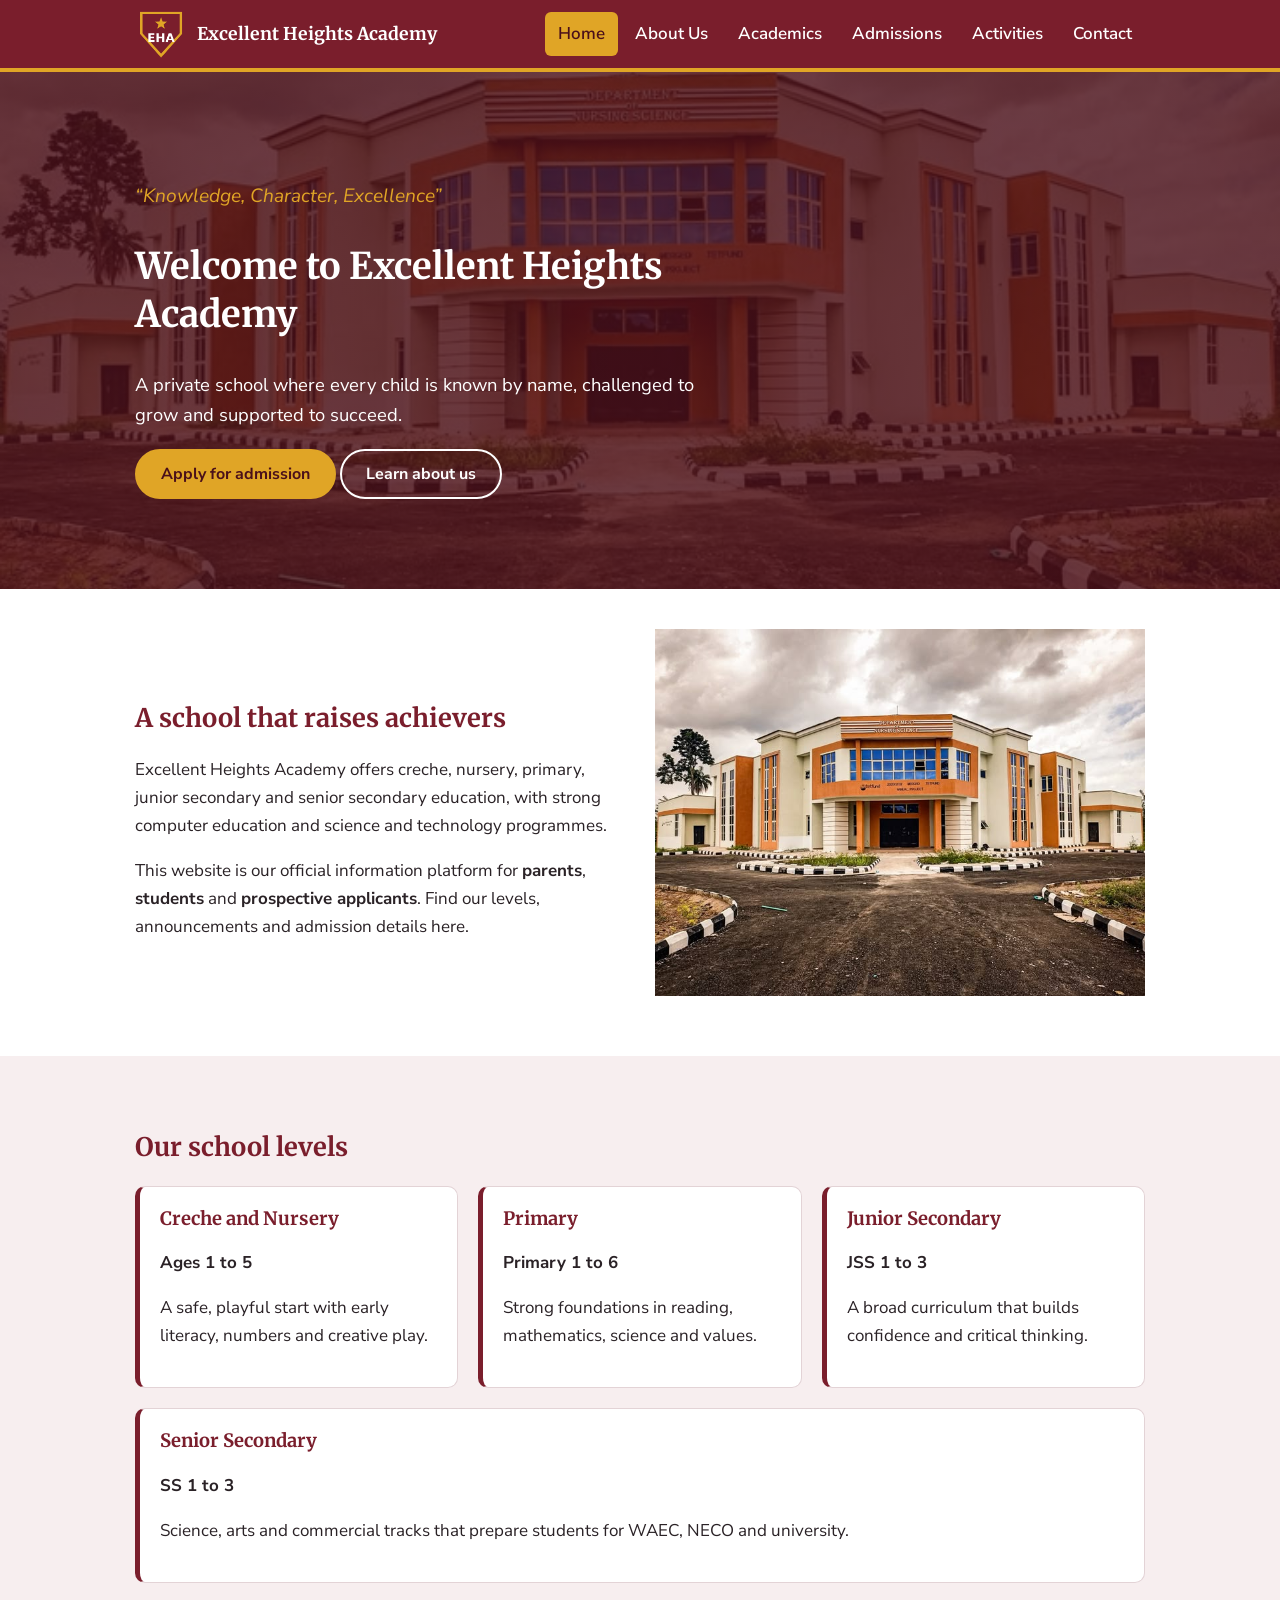
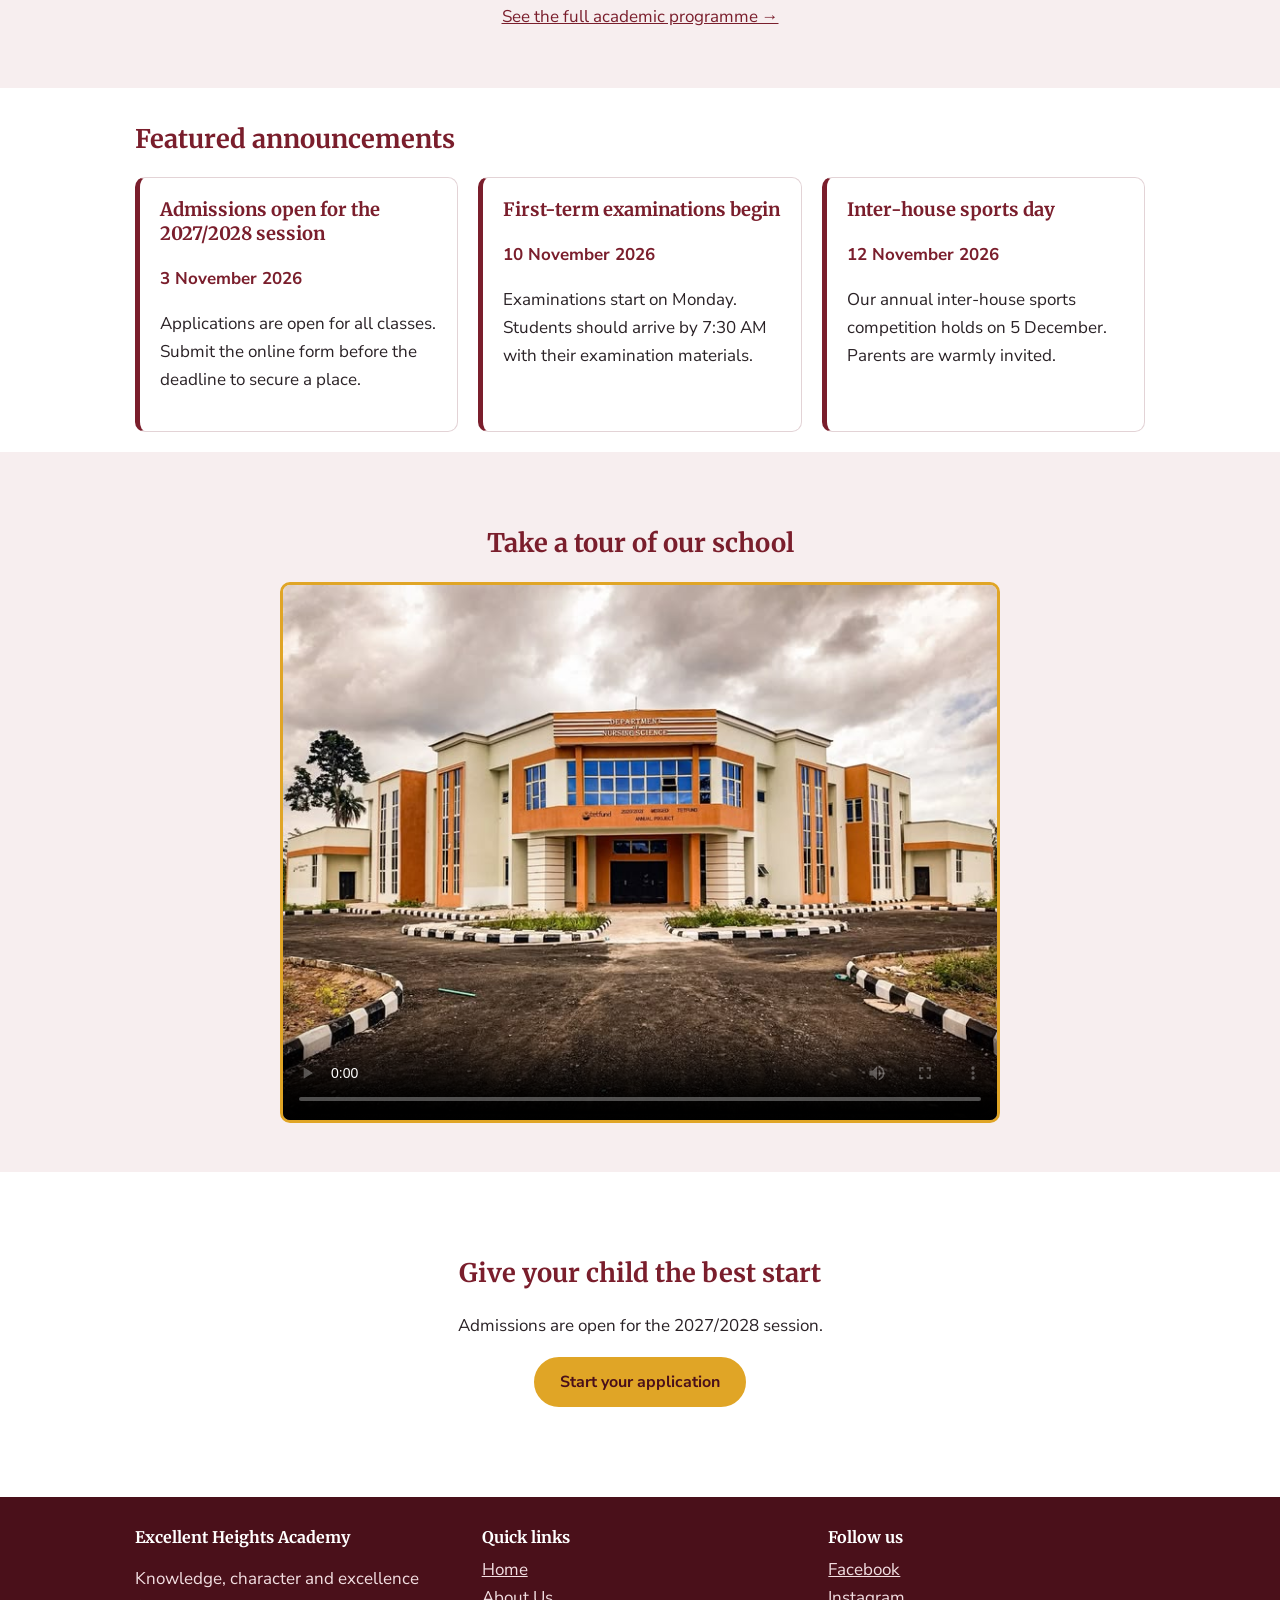
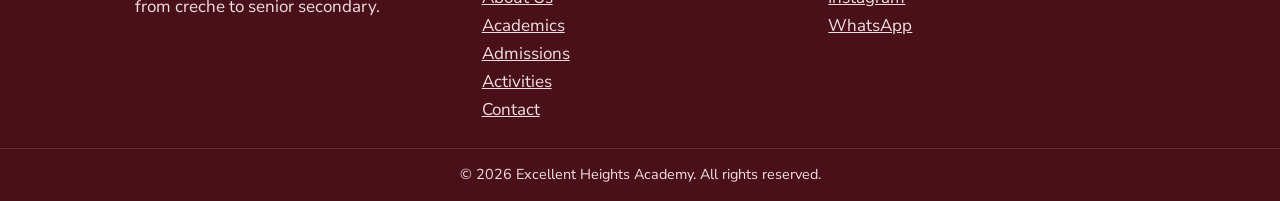
<file: index.html>
<!DOCTYPE html>
<!-- Home | Excellent Heights Academy -->
<html lang="en">
<head>
<meta charset="UTF-8">
<meta name="viewport" content="width=device-width, initial-scale=1.0">
<meta name="description" content="Excellent Heights Academy: a private school offering creche to senior secondary education.">
<title>Home | Excellent Heights Academy</title>
<link rel="icon" href="images/favicon.png">
<link rel="preconnect" href="https://fonts.googleapis.com">
<link href="https://fonts.googleapis.com/css2?family=Merriweather:wght@400;700&family=Nunito+Sans:wght@400;600;700&display=swap" rel="stylesheet">
<link rel="stylesheet" href="css/style.css">
</head>
<body>
<!-- Header and navigation (same on every page) -->
<header class="site-header">
<div class="container bar">
<a href="index.html" class="brand"><img src="images/logo.png" alt="Excellent Heights Academy crest" width="52" height="52"><span>Excellent Heights Academy</span></a>
<nav aria-label="Main navigation"><ul class="menu"><li><a href="index.html" class="active" aria-current="page">Home</a></li><li><a href="about.html">About Us</a></li><li><a href="academics.html">Academics</a></li><li><a href="admission.html">Admissions</a></li><li><a href="activities.html">Activities</a></li><li><a href="contact.html">Contact</a></li></ul></nav>
</div>
</header>
<main>
<section id="hero"><div class="container">
<p class="motto"><em>&ldquo;Knowledge, Character, Excellence&rdquo;</em></p>
<h1>Welcome to Excellent Heights Academy</h1>
<p>A private school where every child is known by name, challenged to grow and supported to succeed.</p>
<a class="btn" href="admission.html">Apply for admission</a> <a class="btn btn-light" href="about.html">Learn about us</a>
</div></section>
<section class="container intro"><div><h2>A school that raises achievers</h2>
<p>Excellent Heights Academy offers creche, nursery, primary, junior secondary and senior secondary education, with strong computer education and science and technology programmes.</p>
<p>This website is our official information platform for <strong>parents</strong>, <strong>students</strong> and <strong>prospective applicants</strong>. Find our levels, announcements and admission details here.</p></div>
<img src="images/school.jpg" alt="Illustration of the Excellent Heights Academy school building" width="450" height="270"></section>
<section class="band"><div class="container"><h2>Our school levels</h2><div class="cards"><article class="card"><h3>Creche and Nursery</h3><p><strong>Ages 1 to 5</strong></p><p>A safe, playful start with early literacy, numbers and creative play.</p></article><article class="card"><h3>Primary</h3><p><strong>Primary 1 to 6</strong></p><p>Strong foundations in reading, mathematics, science and values.</p></article><article class="card"><h3>Junior Secondary</h3><p><strong>JSS 1 to 3</strong></p><p>A broad curriculum that builds confidence and critical thinking.</p></article><article class="card"><h3>Senior Secondary</h3><p><strong>SS 1 to 3</strong></p><p>Science, arts and commercial tracks that prepare students for WAEC, NECO and university.</p></article></div>
<p class="center"><a href="academics.html">See the full academic programme &rarr;</a></p></div></section>
<section class="container"><h2>Featured announcements</h2><div id="announcements" class="cards"><article class="card"><h3>Admissions open for the 2027/2028 session</h3><p class="date"><time datetime="2026-11-03">3 November 2026</time></p><p>Applications are open for all classes. Submit the online form before the deadline to secure a place.</p></article><article class="card"><h3>First-term examinations begin</h3><p class="date"><time datetime="2026-11-10">10 November 2026</time></p><p>Examinations start on Monday. Students should arrive by 7:30 AM with their examination materials.</p></article><article class="card"><h3>Inter-house sports day</h3><p class="date"><time datetime="2026-11-12">12 November 2026</time></p><p>Our annual inter-house sports competition holds on 5 December. Parents are warmly invited.</p></article></div></section>
<section class="band"><div class="container narrow center"><h2>Take a tour of our school</h2>
<video controls preload="metadata" poster="images/school.jpg" width="100%"><source src="videos/school-tour.mp4" type="video/mp4">Your browser does not support the video tag.</video></div></section>
<section class="container cta"><h2>Give your child the best start</h2><p>Admissions are open for the 2027/2028 session.</p><a class="btn" href="admission.html">Start your application</a></section>
</main>
<footer class="site-footer">
<div class="container foot">
<div><h5>Excellent Heights Academy</h5><p>Knowledge, character and excellence from creche to senior secondary.</p></div>
<div><h6>Quick links</h6><ul><li><a href="index.html">Home</a></li><li><a href="about.html">About Us</a></li><li><a href="academics.html">Academics</a></li><li><a href="admission.html">Admissions</a></li><li><a href="activities.html">Activities</a></li><li><a href="contact.html">Contact</a></li></ul></div>
<div><h6>Follow us</h6><ul><li><a href="https://www.facebook.com" target="_blank" rel="noopener">Facebook</a></li><li><a href="https://www.instagram.com" target="_blank" rel="noopener">Instagram</a></li><li><a href="https://wa.me/2348000000001" target="_blank" rel="noopener">WhatsApp</a></li></ul></div>
</div>
<p class="copy">&copy; 2026 Excellent Heights Academy. All rights reserved.</p>
</footer>
</body>
</html>
</file>
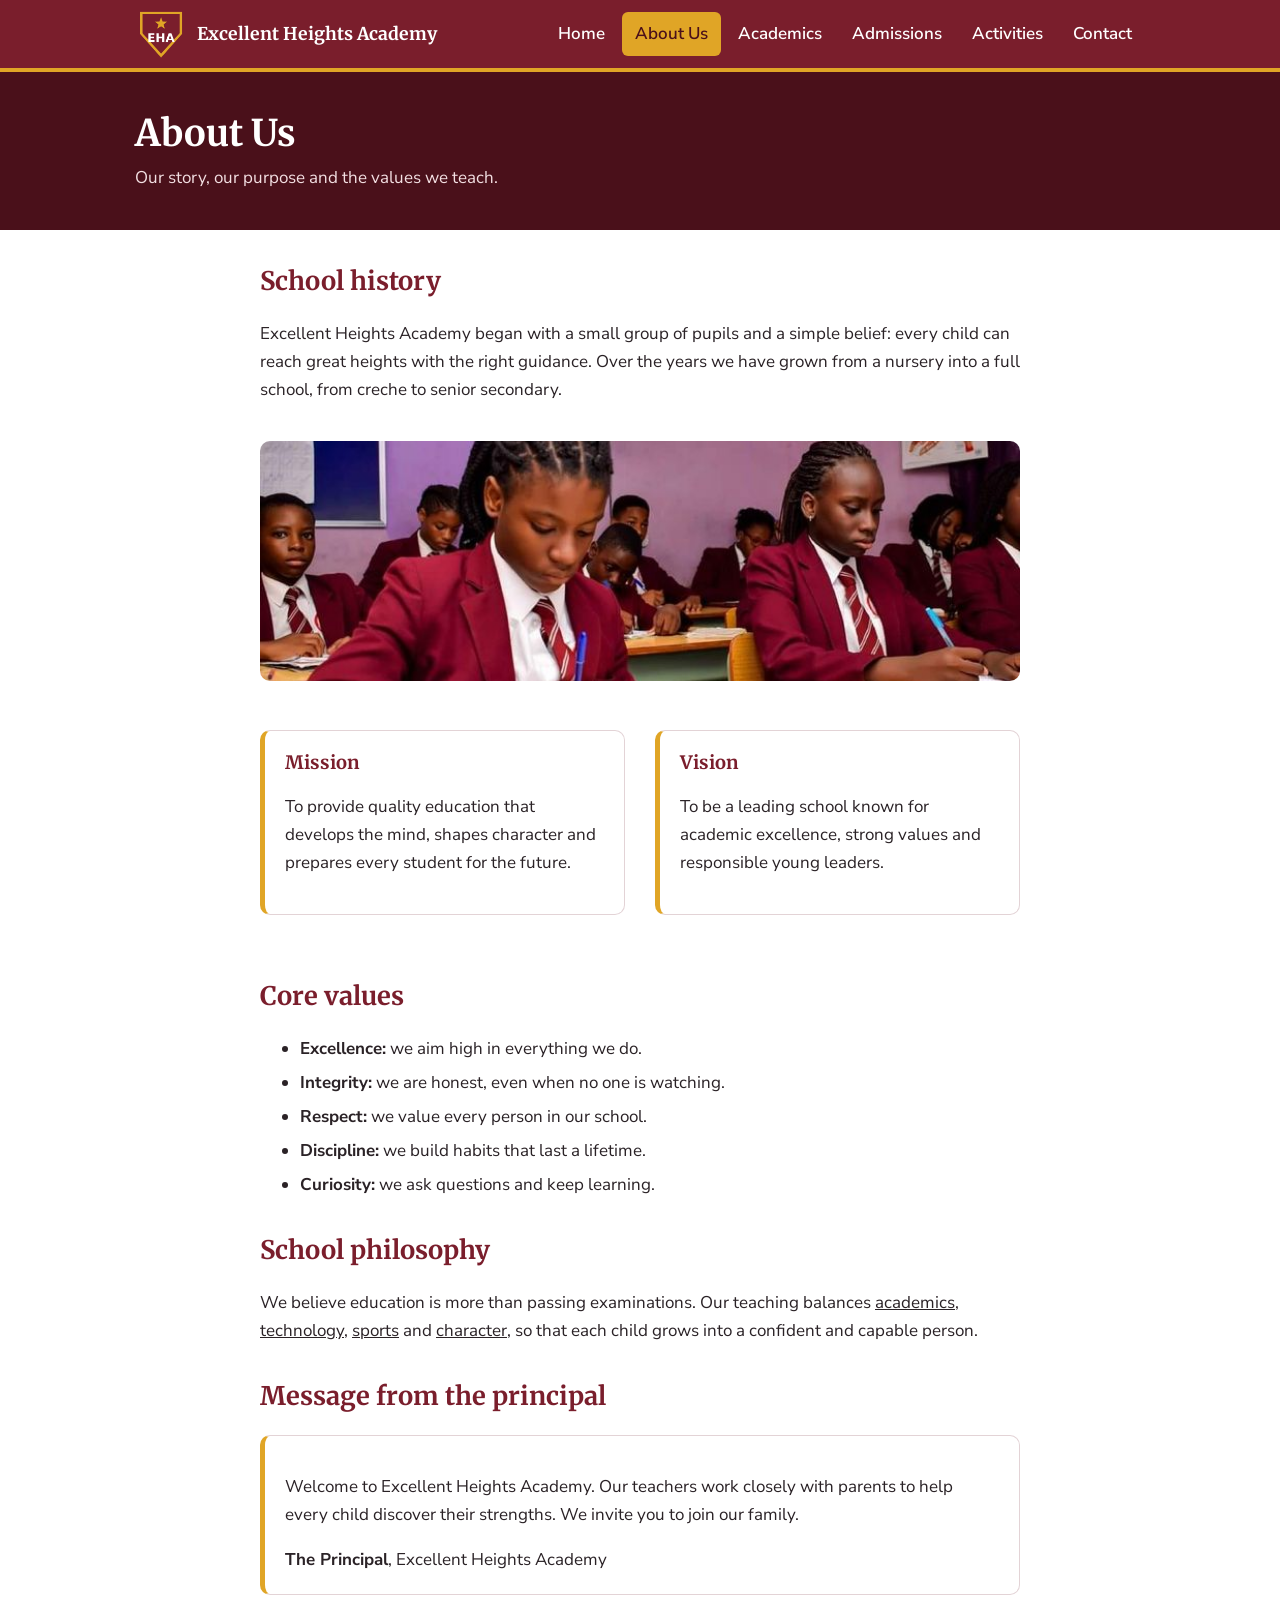
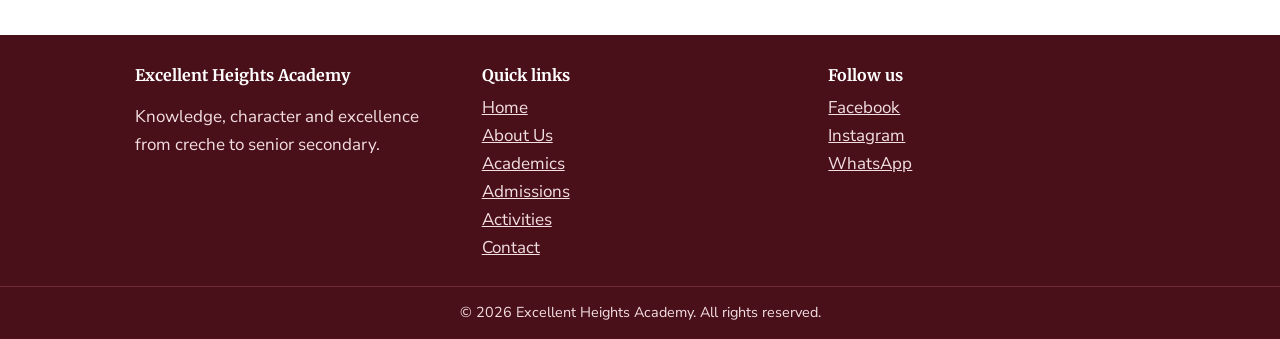
<file: about.html>
<!DOCTYPE html>
<!-- About Us | Excellent Heights Academy -->
<html lang="en">
<head>
<meta charset="UTF-8">
<meta name="viewport" content="width=device-width, initial-scale=1.0">
<meta name="description" content="History, mission, vision, values and principal message of Excellent Heights Academy.">
<title>About Us | Excellent Heights Academy</title>
<link rel="icon" href="images/favicon.png">
<link rel="preconnect" href="https://fonts.googleapis.com">
<link href="https://fonts.googleapis.com/css2?family=Merriweather:wght@400;700&family=Nunito+Sans:wght@400;600;700&display=swap" rel="stylesheet">
<link rel="stylesheet" href="css/style.css">
</head>
<body>
<!-- Header and navigation (same on every page) -->
<header class="site-header">
<div class="container bar">
<a href="index.html" class="brand"><img src="images/logo.png" alt="Excellent Heights Academy crest" width="52" height="52"><span>Excellent Heights Academy</span></a>
<nav aria-label="Main navigation"><ul class="menu"><li><a href="index.html">Home</a></li><li><a href="about.html" class="active" aria-current="page">About Us</a></li><li><a href="academics.html">Academics</a></li><li><a href="admission.html">Admissions</a></li><li><a href="activities.html">Activities</a></li><li><a href="contact.html">Contact</a></li></ul></nav>
</div>
</header>
<main>
<section class="page-title"><div class="container"><h1>About Us</h1><p>Our story, our purpose and the values we teach.</p></div></section>
<section class="container narrow"><h2>School history</h2>
<p>Excellent Heights Academy began with a small group of pupils and a simple belief: every child can reach great heights with the right guidance. Over the years we have grown from a nursery into a full school, from creche to senior secondary.</p>
<img class="wide" src="images/classroom.jpg" alt="Illustration of a classroom with a board and rows of desks" width="900" height="260">
<div class="two"><article class="panel"><h3>Mission</h3><p>To provide quality education that develops the mind, shapes character and prepares every student for the future.</p></article>
<article class="panel"><h3>Vision</h3><p>To be a leading school known for academic excellence, strong values and responsible young leaders.</p></article></div>
<h2>Core values</h2>
<ul class="values"><li><strong>Excellence:</strong> we aim high in everything we do.</li><li><strong>Integrity:</strong> we are honest, even when no one is watching.</li><li><strong>Respect:</strong> we value every person in our school.</li><li><strong>Discipline:</strong> we build habits that last a lifetime.</li><li><strong>Curiosity:</strong> we ask questions and keep learning.</li></ul>
<h2>School philosophy</h2>
<p>We believe education is more than passing examinations. Our teaching balances <u>academics</u>, <u>technology</u>, <u>sports</u> and <u>character</u>, so that each child grows into a confident and capable person.</p>
<h2>Message from the principal</h2>
<blockquote class="panel"><p>Welcome to Excellent Heights Academy. Our teachers work closely with parents to help every child discover their strengths. We invite you to join our family.</p><footer><strong>The Principal</strong>, Excellent Heights Academy</footer></blockquote>
</section>
</main>
<footer class="site-footer">
<div class="container foot">
<div><h5>Excellent Heights Academy</h5><p>Knowledge, character and excellence from creche to senior secondary.</p></div>
<div><h6>Quick links</h6><ul><li><a href="index.html">Home</a></li><li><a href="about.html">About Us</a></li><li><a href="academics.html">Academics</a></li><li><a href="admission.html">Admissions</a></li><li><a href="activities.html">Activities</a></li><li><a href="contact.html">Contact</a></li></ul></div>
<div><h6>Follow us</h6><ul><li><a href="https://www.facebook.com" target="_blank" rel="noopener">Facebook</a></li><li><a href="https://www.instagram.com" target="_blank" rel="noopener">Instagram</a></li><li><a href="https://wa.me/2348000000001" target="_blank" rel="noopener">WhatsApp</a></li></ul></div>
</div>
<p class="copy">&copy; 2026 Excellent Heights Academy. All rights reserved.</p>
</footer>
</body>
</html>
</file>
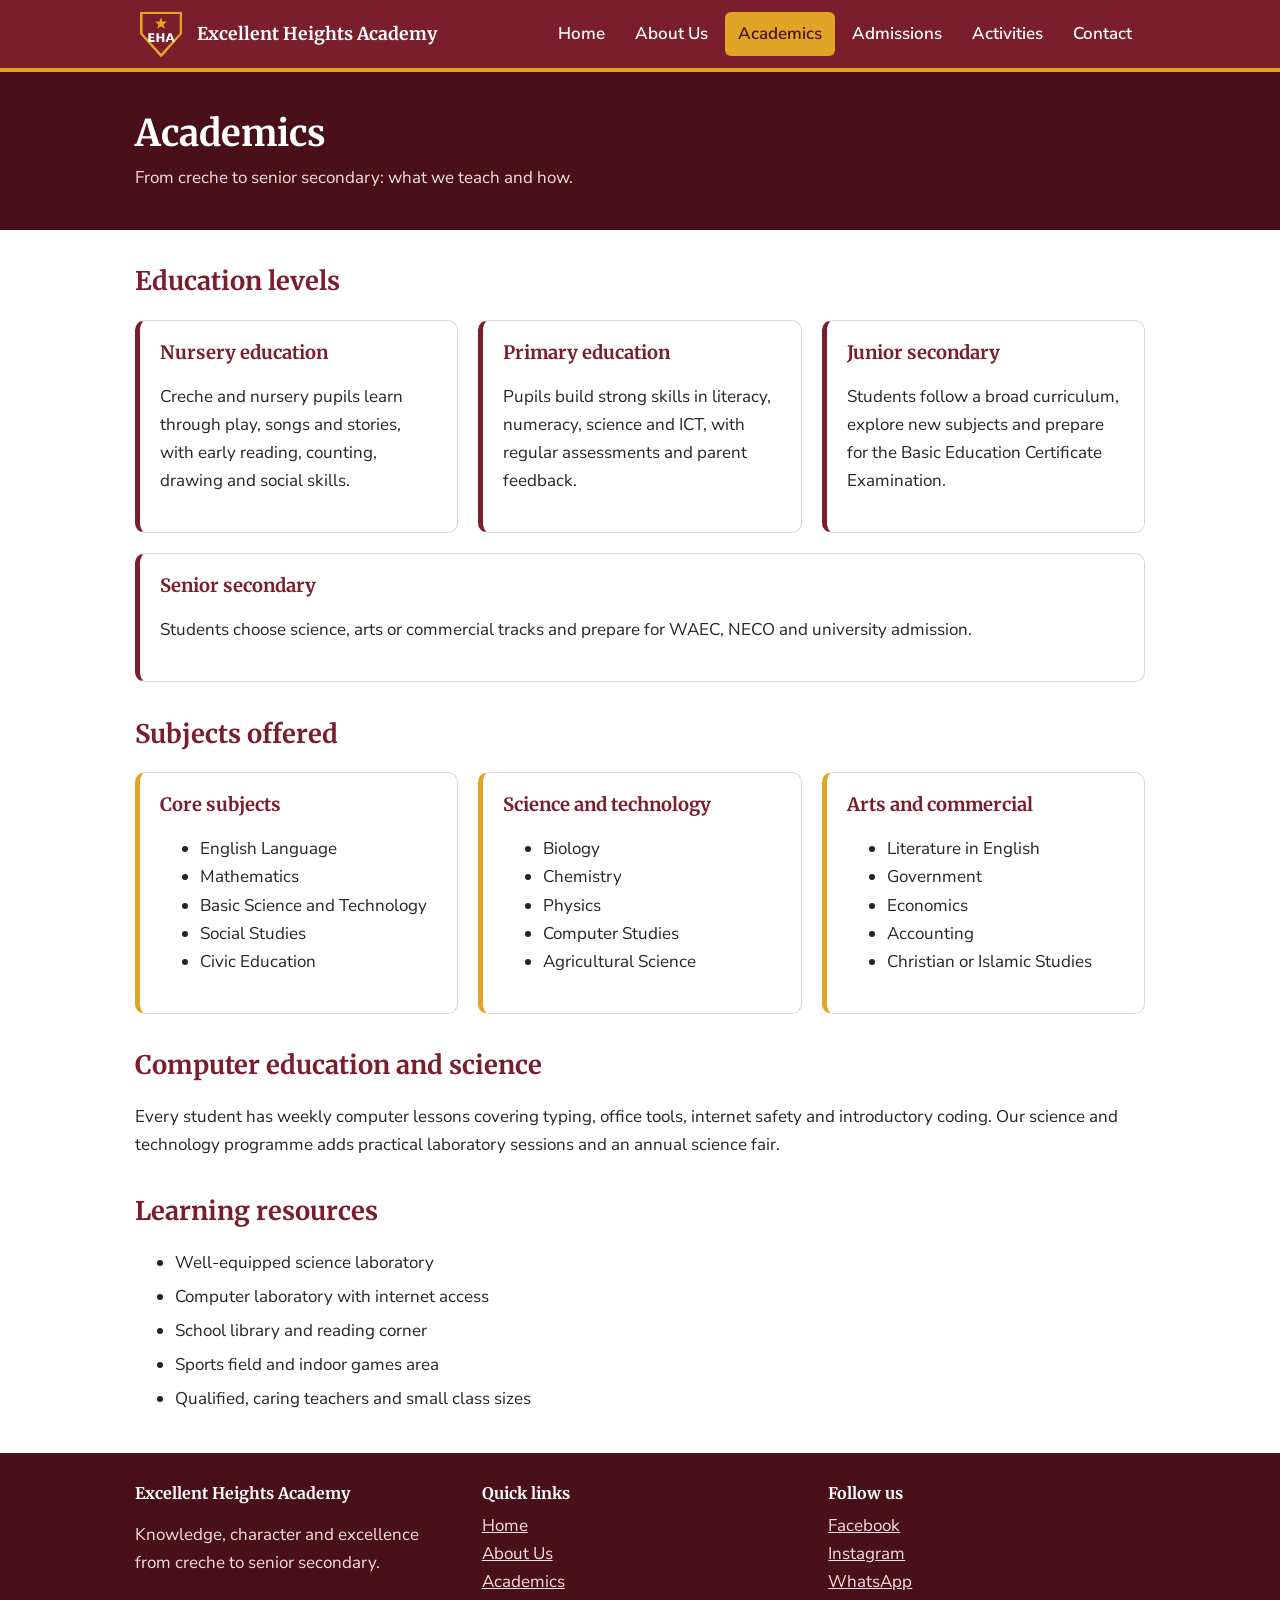
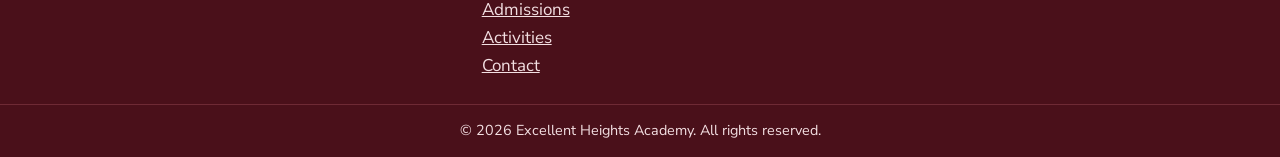
<file: academics.html>
<!DOCTYPE html>
<!-- Academics | Excellent Heights Academy -->
<html lang="en">
<head>
<meta charset="UTF-8">
<meta name="viewport" content="width=device-width, initial-scale=1.0">
<meta name="description" content="Education levels, subjects and learning resources at Excellent Heights Academy.">
<title>Academics | Excellent Heights Academy</title>
<link rel="icon" href="images/favicon.png">
<link rel="preconnect" href="https://fonts.googleapis.com">
<link href="https://fonts.googleapis.com/css2?family=Merriweather:wght@400;700&family=Nunito+Sans:wght@400;600;700&display=swap" rel="stylesheet">
<link rel="stylesheet" href="css/style.css">
</head>
<body>
<!-- Header and navigation (same on every page) -->
<header class="site-header">
<div class="container bar">
<a href="index.html" class="brand"><img src="images/logo.png" alt="Excellent Heights Academy crest" width="52" height="52"><span>Excellent Heights Academy</span></a>
<nav aria-label="Main navigation"><ul class="menu"><li><a href="index.html">Home</a></li><li><a href="about.html">About Us</a></li><li><a href="academics.html" class="active" aria-current="page">Academics</a></li><li><a href="admission.html">Admissions</a></li><li><a href="activities.html">Activities</a></li><li><a href="contact.html">Contact</a></li></ul></nav>
</div>
</header>
<main>
<section class="page-title"><div class="container"><h1>Academics</h1><p>From creche to senior secondary: what we teach and how.</p></div></section>
<section class="container"><h2>Education levels</h2>
<div class="cards">
<article class="card"><h3>Nursery education</h3><p>Creche and nursery pupils learn through play, songs and stories, with early reading, counting, drawing and social skills.</p></article>
<article class="card"><h3>Primary education</h3><p>Pupils build strong skills in literacy, numeracy, science and ICT, with regular assessments and parent feedback.</p></article>
<article class="card"><h3>Junior secondary</h3><p>Students follow a broad curriculum, explore new subjects and prepare for the Basic Education Certificate Examination.</p></article>
<article class="card"><h3>Senior secondary</h3><p>Students choose science, arts or commercial tracks and prepare for WAEC, NECO and university admission.</p></article></div>
<h2>Subjects offered</h2><div class="cards"><article class="panel"><h3>Core subjects</h3><ul><li>English Language</li><li>Mathematics</li><li>Basic Science and Technology</li><li>Social Studies</li><li>Civic Education</li></ul></article><article class="panel"><h3>Science and technology</h3><ul><li>Biology</li><li>Chemistry</li><li>Physics</li><li>Computer Studies</li><li>Agricultural Science</li></ul></article><article class="panel"><h3>Arts and commercial</h3><ul><li>Literature in English</li><li>Government</li><li>Economics</li><li>Accounting</li><li>Christian or Islamic Studies</li></ul></article></div>
<h2>Computer education and science</h2>
<p>Every student has weekly computer lessons covering typing, office tools, internet safety and introductory coding. Our science and technology programme adds practical laboratory sessions and an annual science fair.</p>
<h2>Learning resources</h2>
<ul class="values"><li>Well-equipped science laboratory</li><li>Computer laboratory with internet access</li><li>School library and reading corner</li><li>Sports field and indoor games area</li><li>Qualified, caring teachers and small class sizes</li></ul></section>
</main>
<footer class="site-footer">
<div class="container foot">
<div><h5>Excellent Heights Academy</h5><p>Knowledge, character and excellence from creche to senior secondary.</p></div>
<div><h6>Quick links</h6><ul><li><a href="index.html">Home</a></li><li><a href="about.html">About Us</a></li><li><a href="academics.html">Academics</a></li><li><a href="admission.html">Admissions</a></li><li><a href="activities.html">Activities</a></li><li><a href="contact.html">Contact</a></li></ul></div>
<div><h6>Follow us</h6><ul><li><a href="https://www.facebook.com" target="_blank" rel="noopener">Facebook</a></li><li><a href="https://www.instagram.com" target="_blank" rel="noopener">Instagram</a></li><li><a href="https://wa.me/2348000000001" target="_blank" rel="noopener">WhatsApp</a></li></ul></div>
</div>
<p class="copy">&copy; 2026 Excellent Heights Academy. All rights reserved.</p>
</footer>
</body>
</html>
</file>
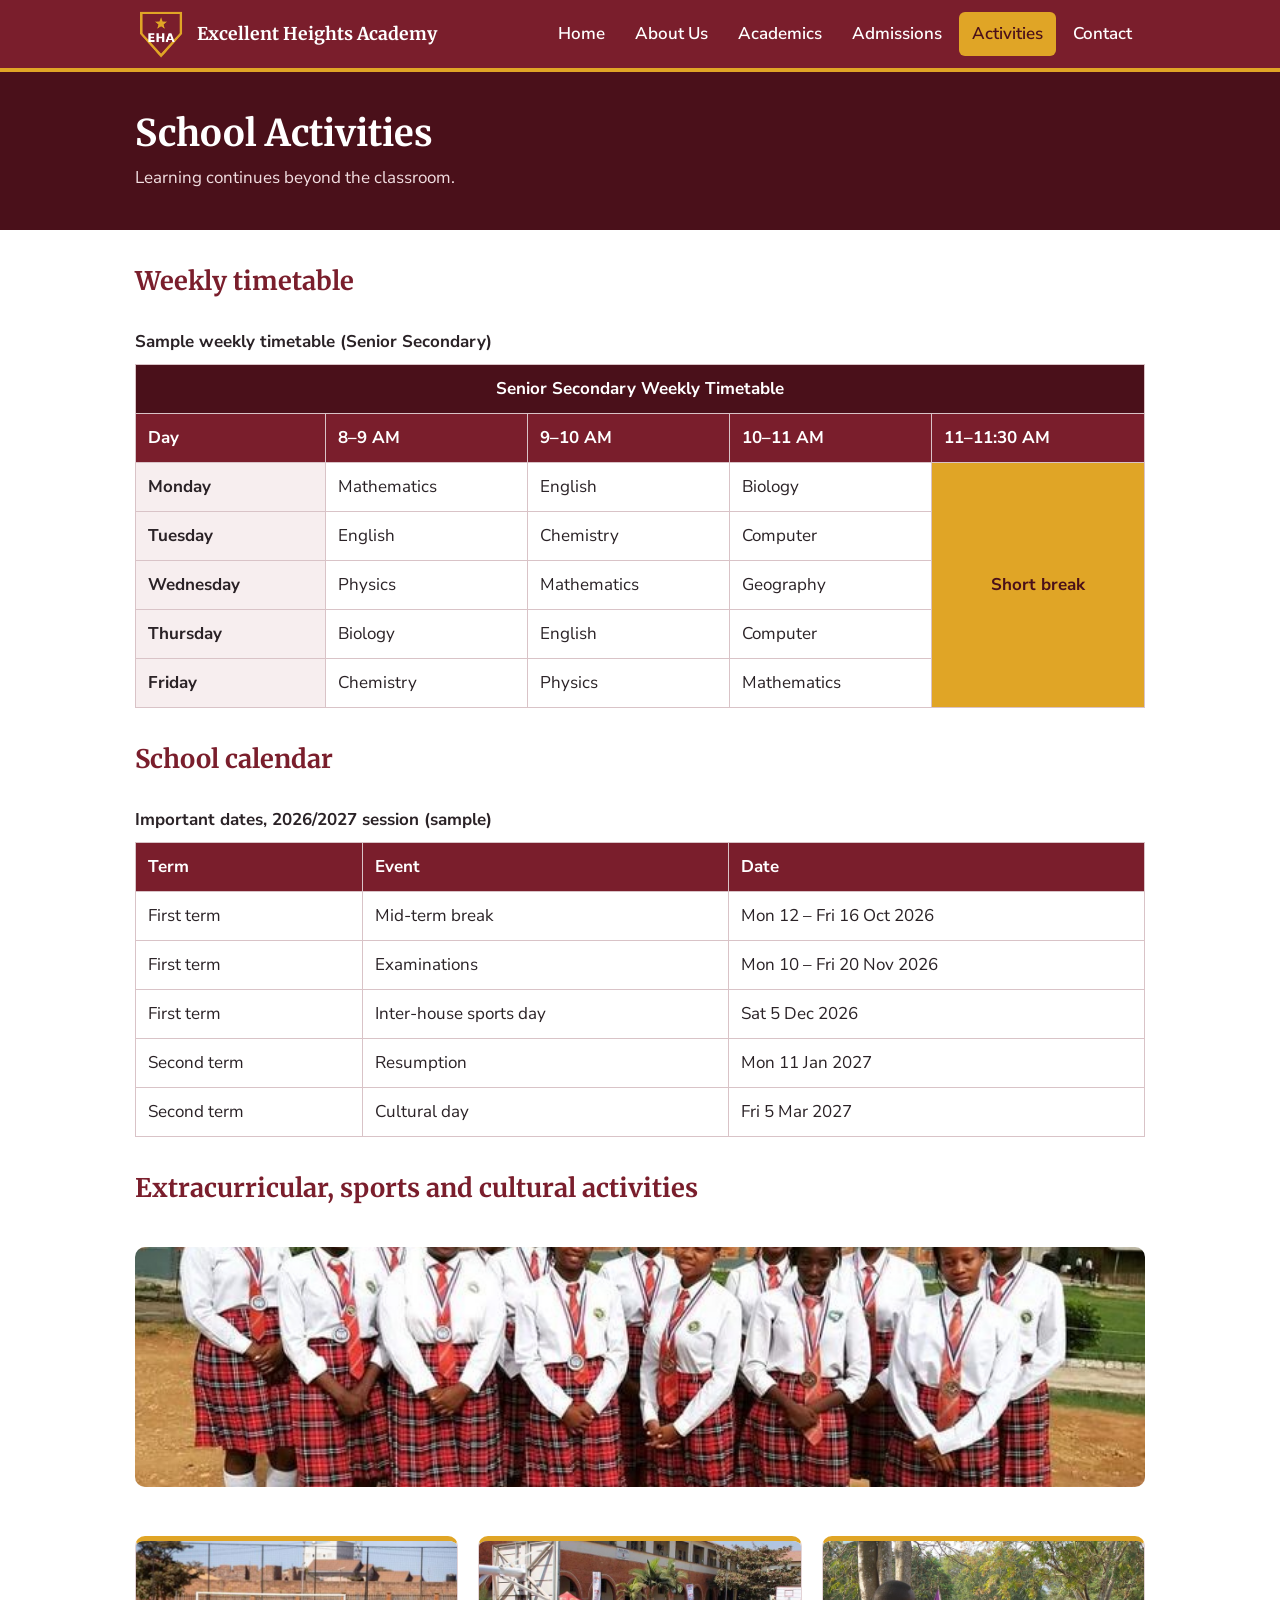
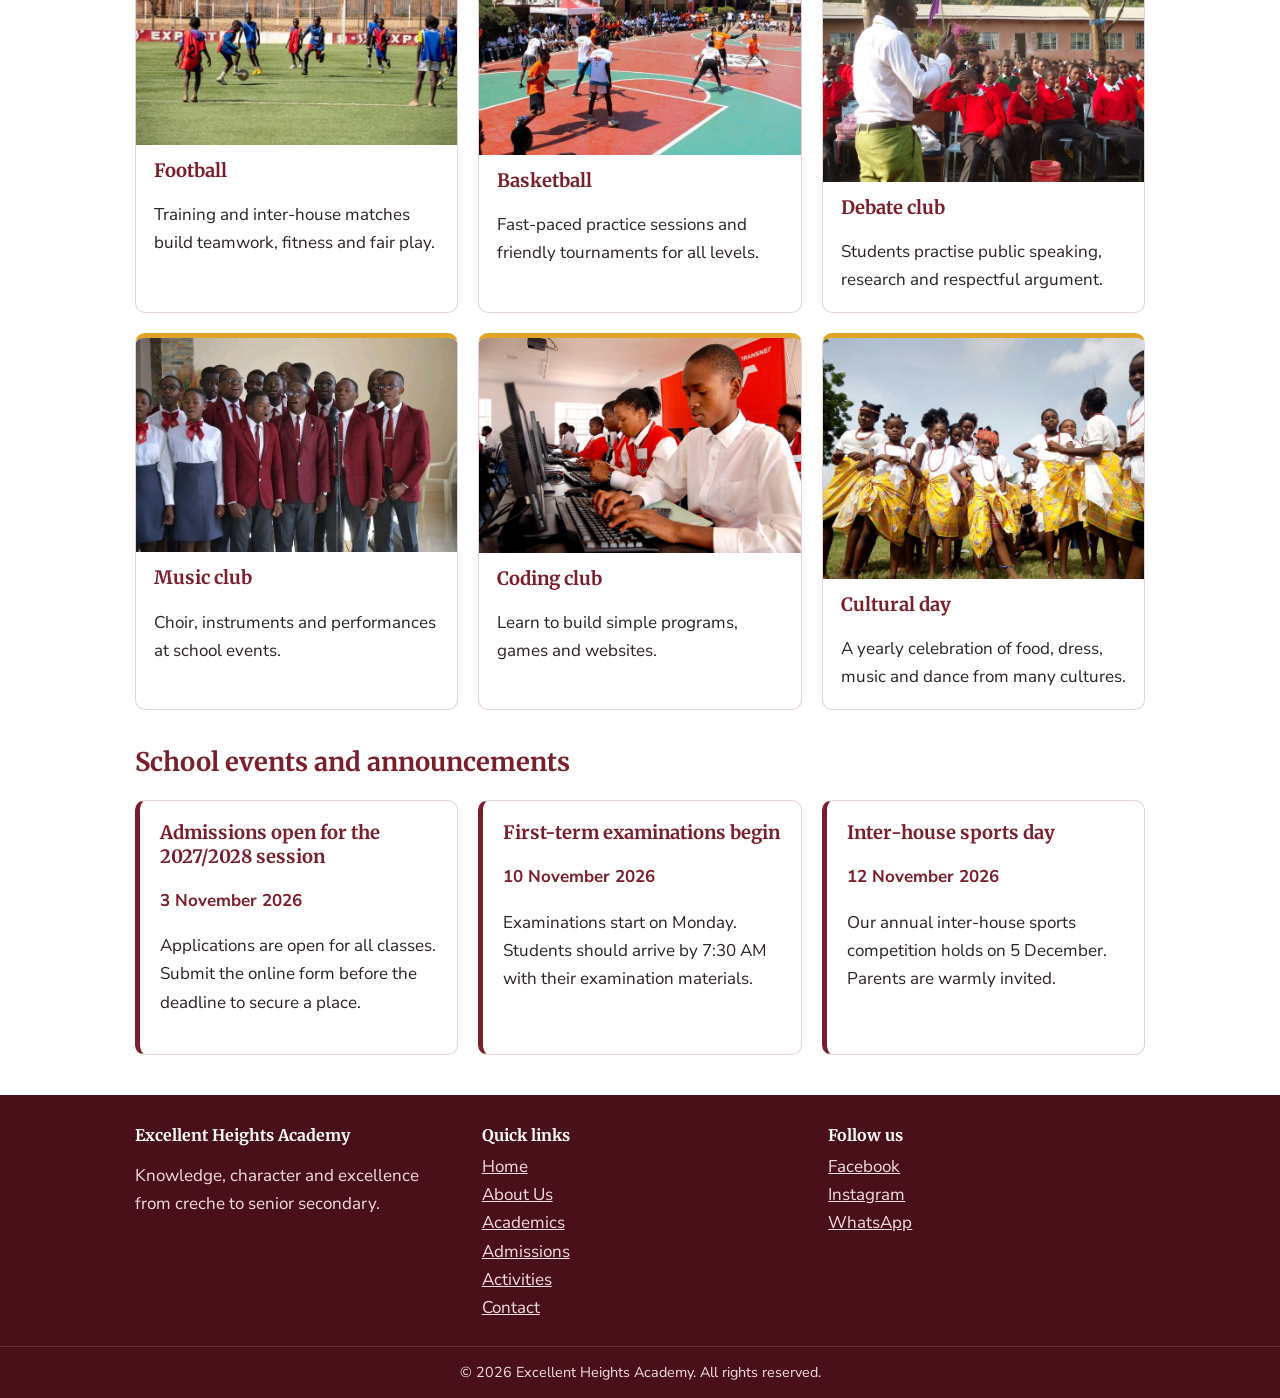
<file: activities.html>
<!DOCTYPE html>
<!-- Activities | Excellent Heights Academy -->
<html lang="en">
<head>
<meta charset="UTF-8">
<meta name="viewport" content="width=device-width, initial-scale=1.0">
<meta name="description" content="Timetable, calendar, clubs, sports and events at Excellent Heights Academy.">
<title>Activities | Excellent Heights Academy</title>
<link rel="icon" href="images/favicon.png">
<link rel="preconnect" href="https://fonts.googleapis.com">
<link href="https://fonts.googleapis.com/css2?family=Merriweather:wght@400;700&family=Nunito+Sans:wght@400;600;700&display=swap" rel="stylesheet">
<link rel="stylesheet" href="css/style.css">
</head>
<body>
<!-- Header and navigation (same on every page) -->
<header class="site-header">
<div class="container bar">
<a href="index.html" class="brand"><img src="images/logo.png" alt="Excellent Heights Academy crest" width="52" height="52"><span>Excellent Heights Academy</span></a>
<nav aria-label="Main navigation"><ul class="menu"><li><a href="index.html">Home</a></li><li><a href="about.html">About Us</a></li><li><a href="academics.html">Academics</a></li><li><a href="admission.html">Admissions</a></li><li><a href="activities.html" class="active" aria-current="page">Activities</a></li><li><a href="contact.html">Contact</a></li></ul></nav>
</div>
</header>
<main>
<section class="page-title"><div class="container"><h1>School Activities</h1><p>Learning continues beyond the classroom.</p></div></section>
<section class="container"><h2>Weekly timetable</h2>
<div class="scroll"><table id="timetable"><caption>Sample weekly timetable (Senior Secondary)</caption>
<thead><tr><th colspan="5" class="span">Senior Secondary Weekly Timetable</th></tr>
<tr><th scope="col">Day</th><th scope="col">8&ndash;9 AM</th><th scope="col">9&ndash;10 AM</th><th scope="col">10&ndash;11 AM</th><th scope="col">11&ndash;11:30 AM</th></tr></thead>
<tbody><tr><th scope="row">Monday</th><td>Mathematics</td><td>English</td><td>Biology</td><td class="break" rowspan="5">Short break</td></tr><tr><th scope="row">Tuesday</th><td>English</td><td>Chemistry</td><td>Computer</td></tr><tr><th scope="row">Wednesday</th><td>Physics</td><td>Mathematics</td><td>Geography</td></tr><tr><th scope="row">Thursday</th><td>Biology</td><td>English</td><td>Computer</td></tr><tr><th scope="row">Friday</th><td>Chemistry</td><td>Physics</td><td>Mathematics</td></tr></tbody></table></div>
<h2>School calendar</h2>
<div class="scroll"><table><caption>Important dates, 2026/2027 session (sample)</caption><thead><tr><th scope="col">Term</th><th scope="col">Event</th><th scope="col">Date</th></tr></thead><tbody><tr><td>First term</td><td>Mid-term break</td><td>Mon 12 &ndash; Fri 16 Oct 2026</td></tr><tr><td>First term</td><td>Examinations</td><td>Mon 10 &ndash; Fri 20 Nov 2026</td></tr><tr><td>First term</td><td>Inter-house sports day</td><td>Sat 5 Dec 2026</td></tr><tr><td>Second term</td><td>Resumption</td><td>Mon 11 Jan 2027</td></tr><tr><td>Second term</td><td>Cultural day</td><td>Fri 5 Mar 2027</td></tr></tbody></table></div>
<h2>Extracurricular, sports and cultural activities</h2>
<img class="wide" src="images/activities.jpg" alt="Colourful circles representing school clubs and activities" width="900" height="260">
<div class="cards"><article class="card activity-card"><img src="images/act-football.jpg" alt="Football illustration" width="450" height="270"><h3>Football</h3><p>Training and inter-house matches build teamwork, fitness and fair play.</p></article><article class="card activity-card"><img src="images/act-basketball.jpg" alt="Basketball illustration" width="450" height="270"><h3>Basketball</h3><p>Fast-paced practice sessions and friendly tournaments for all levels.</p></article><article class="card activity-card"><img src="images/act-debate.jpg" alt="Debate club illustration" width="450" height="270"><h3>Debate club</h3><p>Students practise public speaking, research and respectful argument.</p></article><article class="card activity-card"><img src="images/act-music.jpg" alt="Music club illustration" width="450" height="270"><h3>Music club</h3><p>Choir, instruments and performances at school events.</p></article><article class="card activity-card"><img src="images/act-coding.jpg" alt="Coding club illustration" width="450" height="270"><h3>Coding club</h3><p>Learn to build simple programs, games and websites.</p></article><article class="card activity-card"><img src="images/act-culture.jpg" alt="Cultural day illustration" width="450" height="270"><h3>Cultural day</h3><p>A yearly celebration of food, dress, music and dance from many cultures.</p></article></div>
<h2>School events and announcements</h2><div id="announcements" class="cards"><article class="card"><h3>Admissions open for the 2027/2028 session</h3><p class="date"><time datetime="2026-11-03">3 November 2026</time></p><p>Applications are open for all classes. Submit the online form before the deadline to secure a place.</p></article><article class="card"><h3>First-term examinations begin</h3><p class="date"><time datetime="2026-11-10">10 November 2026</time></p><p>Examinations start on Monday. Students should arrive by 7:30 AM with their examination materials.</p></article><article class="card"><h3>Inter-house sports day</h3><p class="date"><time datetime="2026-11-12">12 November 2026</time></p><p>Our annual inter-house sports competition holds on 5 December. Parents are warmly invited.</p></article></div></section>
</main>
<footer class="site-footer">
<div class="container foot">
<div><h5>Excellent Heights Academy</h5><p>Knowledge, character and excellence from creche to senior secondary.</p></div>
<div><h6>Quick links</h6><ul><li><a href="index.html">Home</a></li><li><a href="about.html">About Us</a></li><li><a href="academics.html">Academics</a></li><li><a href="admission.html">Admissions</a></li><li><a href="activities.html">Activities</a></li><li><a href="contact.html">Contact</a></li></ul></div>
<div><h6>Follow us</h6><ul><li><a href="https://www.facebook.com" target="_blank" rel="noopener">Facebook</a></li><li><a href="https://www.instagram.com" target="_blank" rel="noopener">Instagram</a></li><li><a href="https://wa.me/2348000000001" target="_blank" rel="noopener">WhatsApp</a></li></ul></div>
</div>
<p class="copy">&copy; 2026 Excellent Heights Academy. All rights reserved.</p>
</footer>
</body>
</html>
</file>
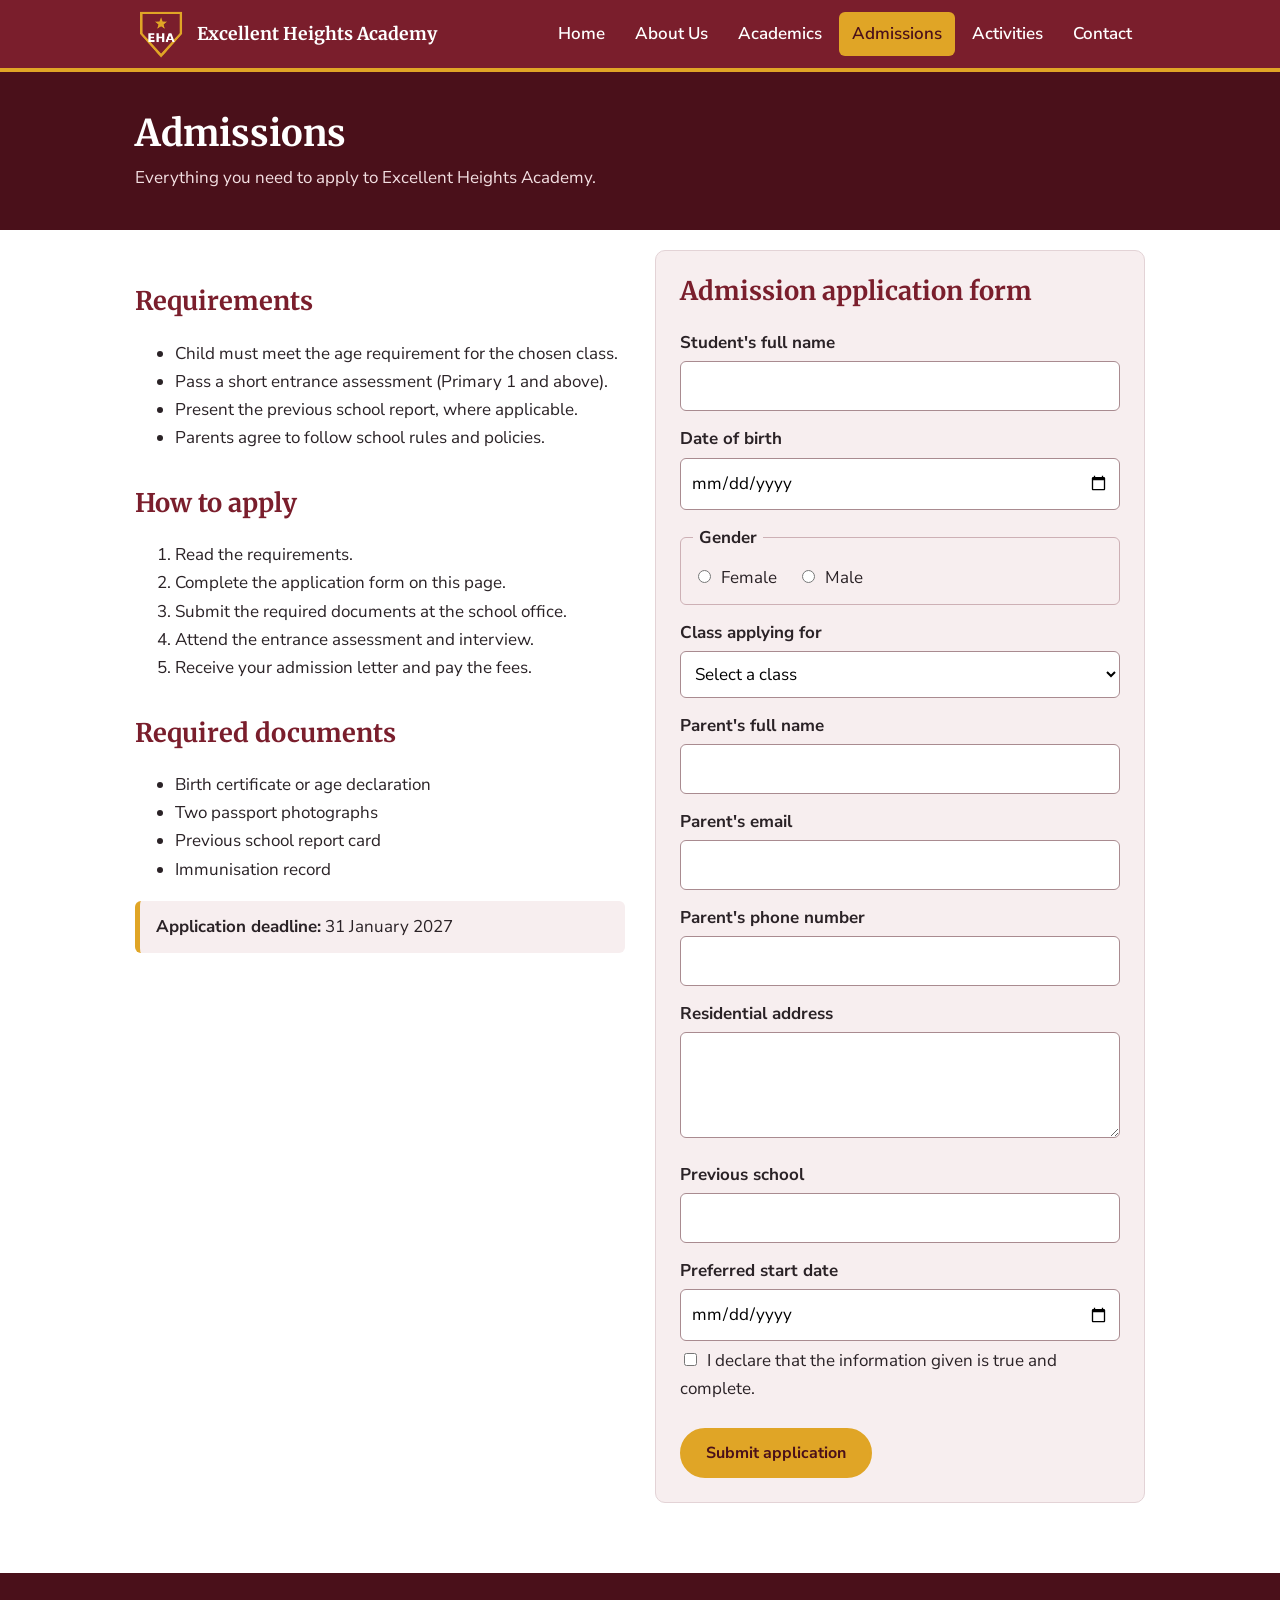
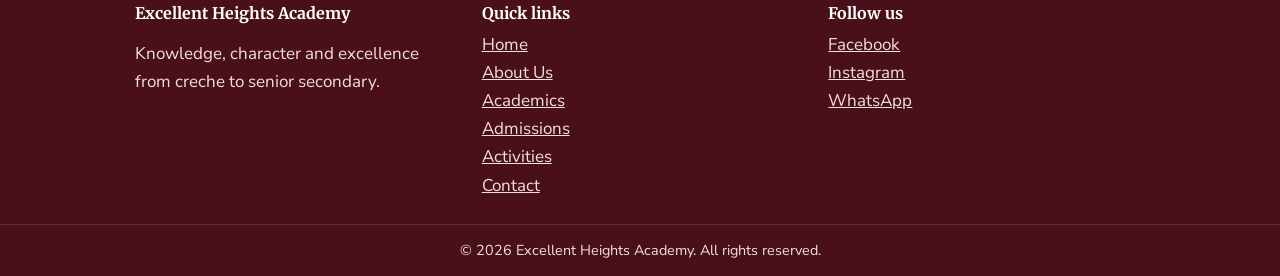
<file: admission.html>
<!DOCTYPE html>
<!-- Admissions | Excellent Heights Academy -->
<html lang="en">
<head>
<meta charset="UTF-8">
<meta name="viewport" content="width=device-width, initial-scale=1.0">
<meta name="description" content="Admission requirements, procedure, documents and application form.">
<title>Admissions | Excellent Heights Academy</title>
<link rel="icon" href="images/favicon.png">
<link rel="preconnect" href="https://fonts.googleapis.com">
<link href="https://fonts.googleapis.com/css2?family=Merriweather:wght@400;700&family=Nunito+Sans:wght@400;600;700&display=swap" rel="stylesheet">
<link rel="stylesheet" href="css/style.css">
</head>
<body>
<!-- Header and navigation (same on every page) -->
<header class="site-header">
<div class="container bar">
<a href="index.html" class="brand"><img src="images/logo.png" alt="Excellent Heights Academy crest" width="52" height="52"><span>Excellent Heights Academy</span></a>
<nav aria-label="Main navigation"><ul class="menu"><li><a href="index.html">Home</a></li><li><a href="about.html">About Us</a></li><li><a href="academics.html">Academics</a></li><li><a href="admission.html" class="active" aria-current="page">Admissions</a></li><li><a href="activities.html">Activities</a></li><li><a href="contact.html">Contact</a></li></ul></nav>
</div>
</header>
<main>
<section class="page-title"><div class="container"><h1>Admissions</h1><p>Everything you need to apply to Excellent Heights Academy.</p></div></section>
<section class="container two">
<div><h2>Requirements</h2><ul><li>Child must meet the age requirement for the chosen class.</li><li>Pass a short entrance assessment (Primary 1 and above).</li><li>Present the previous school report, where applicable.</li><li>Parents agree to follow school rules and policies.</li></ul>
<h2>How to apply</h2><ol><li>Read the requirements.</li><li>Complete the application form on this page.</li><li>Submit the required documents at the school office.</li><li>Attend the entrance assessment and interview.</li><li>Receive your admission letter and pay the fees.</li></ol>
<h2>Required documents</h2><ul><li>Birth certificate or age declaration</li><li>Two passport photographs</li><li>Previous school report card</li><li>Immunisation record</li></ul>
<p class="notice"><strong>Application deadline:</strong> <time datetime="2027-01-31">31 January 2027</time></p></div>
<form id="admission-form" action="#" method="post">
<h2>Admission application form</h2>
<!-- Front-end demo only: no backend, so nothing is actually sent -->
<label for="sname">Student's full name</label><input type="text" id="sname" name="sname" required>
<label for="dob">Date of birth</label><input type="date" id="dob" name="dob" required>
<fieldset><legend>Gender</legend><label class="inline"><input type="radio" name="gender" value="female" required> Female</label> <label class="inline"><input type="radio" name="gender" value="male"> Male</label></fieldset>
<label for="class">Class applying for</label><select id="class" name="class" required><option value="">Select a class</option><optgroup label="Early years"><option>Creche</option><option>Nursery 1</option><option>Nursery 2</option><option>Nursery 3</option></optgroup><optgroup label="Primary"><option>Primary 1</option><option>Primary 2</option><option>Primary 3</option><option>Primary 4</option><option>Primary 5</option><option>Primary 6</option></optgroup><optgroup label="Junior secondary"><option>JSS 1</option><option>JSS 2</option><option>JSS 3</option></optgroup><optgroup label="Senior secondary"><option>SS 1</option><option>SS 2</option><option>SS 3</option></optgroup></select>
<label for="pname">Parent's full name</label><input type="text" id="pname" name="pname" required>
<label for="pemail">Parent's email</label><input type="email" id="pemail" name="pemail" required>
<label for="pphone">Parent's phone number</label><input type="tel" id="pphone" name="pphone" required>
<label for="addr">Residential address</label><textarea id="addr" name="addr" rows="3" required></textarea>
<label for="prev">Previous school</label><input type="text" id="prev" name="prev">
<label for="start">Preferred start date</label><input type="date" id="start" name="start" required>
<label class="inline check"><input type="checkbox" name="declare" required> I declare that the information given is true and complete.</label>
<button type="submit" class="btn">Submit application</button>
</form></section>
</main>
<footer class="site-footer">
<div class="container foot">
<div><h5>Excellent Heights Academy</h5><p>Knowledge, character and excellence from creche to senior secondary.</p></div>
<div><h6>Quick links</h6><ul><li><a href="index.html">Home</a></li><li><a href="about.html">About Us</a></li><li><a href="academics.html">Academics</a></li><li><a href="admission.html">Admissions</a></li><li><a href="activities.html">Activities</a></li><li><a href="contact.html">Contact</a></li></ul></div>
<div><h6>Follow us</h6><ul><li><a href="https://www.facebook.com" target="_blank" rel="noopener">Facebook</a></li><li><a href="https://www.instagram.com" target="_blank" rel="noopener">Instagram</a></li><li><a href="https://wa.me/2348000000001" target="_blank" rel="noopener">WhatsApp</a></li></ul></div>
</div>
<p class="copy">&copy; 2026 Excellent Heights Academy. All rights reserved.</p>
</footer>
</body>
</html>
</file>
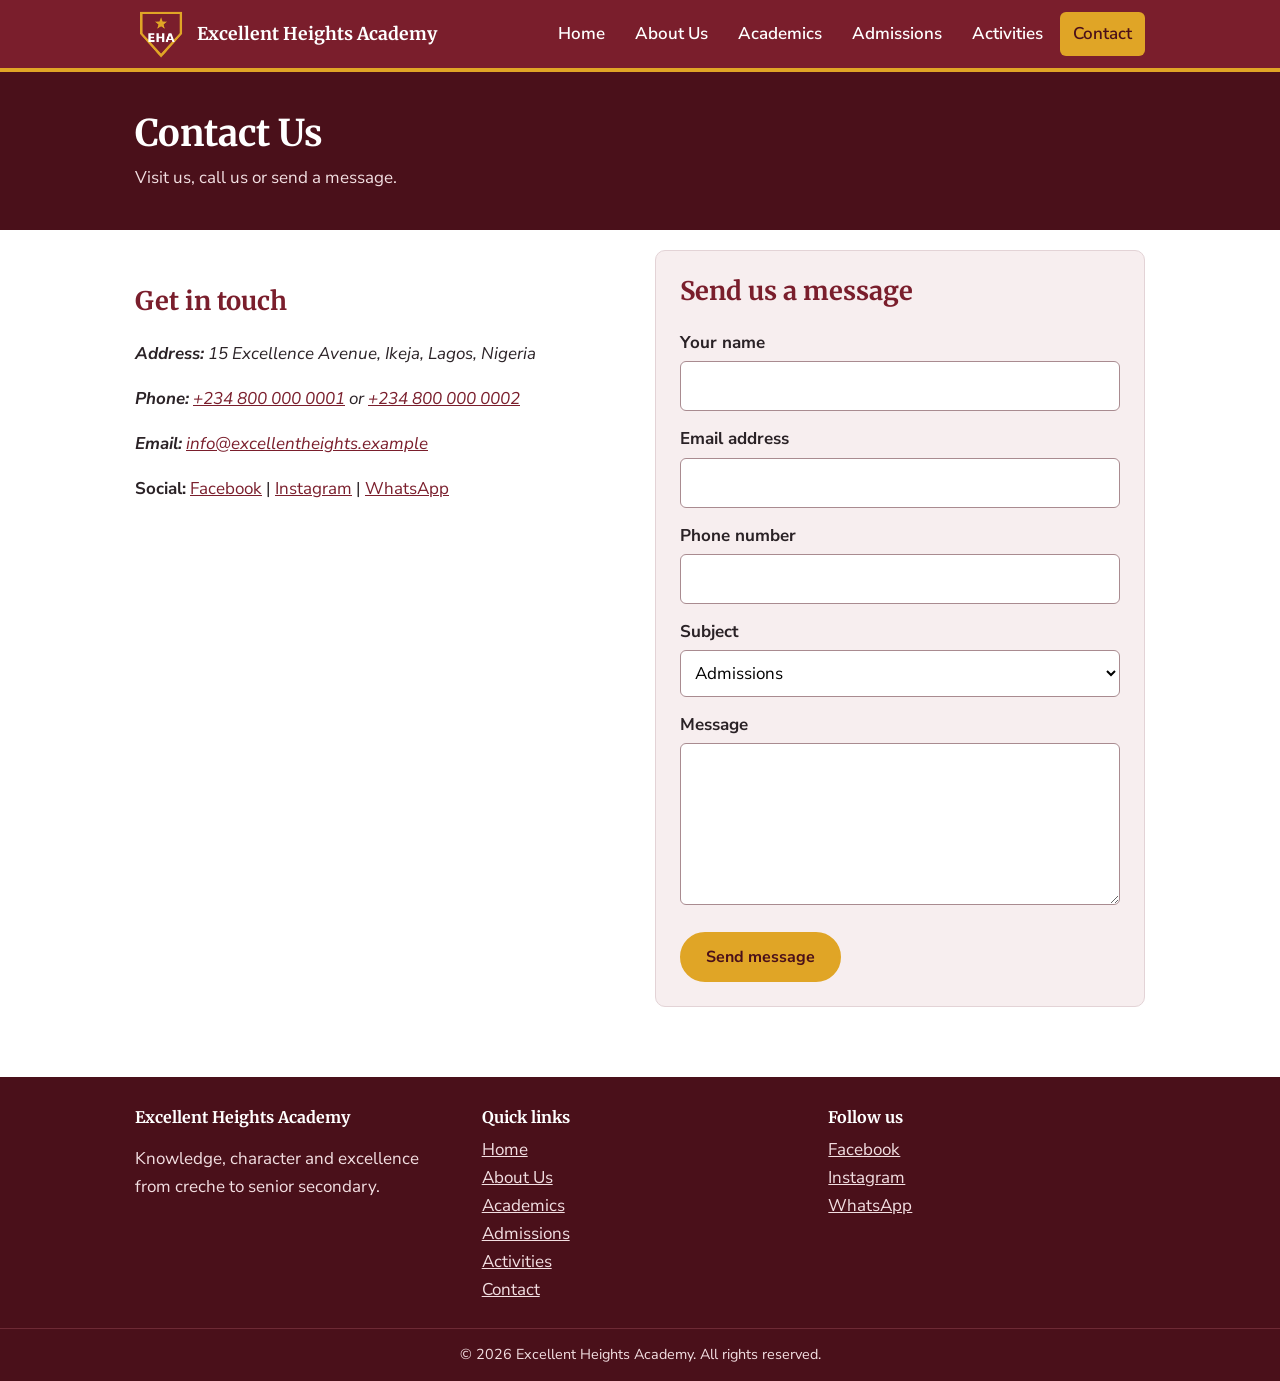
<file: contact.html>
<!DOCTYPE html>
<!-- Contact Us | Excellent Heights Academy -->
<html lang="en">
<head>
<meta charset="UTF-8">
<meta name="viewport" content="width=device-width, initial-scale=1.0">
<meta name="description" content="Address, phone numbers, email and map for Excellent Heights Academy.">
<title>Contact Us | Excellent Heights Academy</title>
<link rel="icon" href="images/favicon.png">
<link rel="preconnect" href="https://fonts.googleapis.com">
<link href="https://fonts.googleapis.com/css2?family=Merriweather:wght@400;700&family=Nunito+Sans:wght@400;600;700&display=swap" rel="stylesheet">
<link rel="stylesheet" href="css/style.css">
</head>
<body>
<!-- Header and navigation (same on every page) -->
<header class="site-header">
<div class="container bar">
<a href="index.html" class="brand"><img src="images/logo.png" alt="Excellent Heights Academy crest" width="52" height="52"><span>Excellent Heights Academy</span></a>
<nav aria-label="Main navigation"><ul class="menu"><li><a href="index.html">Home</a></li><li><a href="about.html">About Us</a></li><li><a href="academics.html">Academics</a></li><li><a href="admission.html">Admissions</a></li><li><a href="activities.html">Activities</a></li><li><a href="contact.html" class="active" aria-current="page">Contact</a></li></ul></nav>
</div>
</header>
<main>
<section class="page-title"><div class="container"><h1>Contact Us</h1><p>Visit us, call us or send a message.</p></div></section>
<section class="container two">
<div><h2>Get in touch</h2>
<address><p><strong>Address:</strong> 15 Excellence Avenue, Ikeja, Lagos, Nigeria</p>
<p><strong>Phone:</strong> <a href="tel:+2348000000001">+234 800 000 0001</a> or <a href="tel:+2348000000002">+234 800 000 0002</a></p>
<p><strong>Email:</strong> <a href="mailto:info@excellentheights.example">info@excellentheights.example</a></p></address>
<p><strong>Social:</strong> <a href="https://www.facebook.com" target="_blank" rel="noopener">Facebook</a> | <a href="https://www.instagram.com" target="_blank" rel="noopener">Instagram</a> | <a href="https://wa.me/2348000000001" target="_blank" rel="noopener">WhatsApp</a></p>
<iframe title="Map showing the school location" src="https://www.google.com/maps?q=Ikeja,+Lagos,+Nigeria&amp;output=embed" width="100%" height="260" loading="lazy"></iframe></div>
<form id="contact-form" action="#" method="post"><h2>Send us a message</h2>
<!-- Front-end demo only: nothing is actually sent -->
<label for="name">Your name</label><input type="text" id="name" name="name" required>
<label for="email">Email address</label><input type="email" id="email" name="email" required>
<label for="phone">Phone number</label><input type="tel" id="phone" name="phone">
<label for="topic">Subject</label><select id="topic" name="topic"><option>Admissions</option><option>Fees</option><option>General enquiry</option><option>Feedback</option></select>
<label for="msg">Message</label><textarea id="msg" name="msg" rows="5" required></textarea>
<button type="submit" class="btn">Send message</button></form></section>
</main>
<footer class="site-footer">
<div class="container foot">
<div><h5>Excellent Heights Academy</h5><p>Knowledge, character and excellence from creche to senior secondary.</p></div>
<div><h6>Quick links</h6><ul><li><a href="index.html">Home</a></li><li><a href="about.html">About Us</a></li><li><a href="academics.html">Academics</a></li><li><a href="admission.html">Admissions</a></li><li><a href="activities.html">Activities</a></li><li><a href="contact.html">Contact</a></li></ul></div>
<div><h6>Follow us</h6><ul><li><a href="https://www.facebook.com" target="_blank" rel="noopener">Facebook</a></li><li><a href="https://www.instagram.com" target="_blank" rel="noopener">Instagram</a></li><li><a href="https://wa.me/2348000000001" target="_blank" rel="noopener">WhatsApp</a></li></ul></div>
</div>
<p class="copy">&copy; 2026 Excellent Heights Academy. All rights reserved.</p>
</footer>
</body>
</html>
</file>
<file: css/style.css>
/* Excellent Heights Academy - main stylesheet */
:root{--maroon:#7A1E2C;--dark:#4A101A;--gold:#E0A526;--tint:#F7EEEF;--ink:#2a2226}
*{box-sizing:border-box} /* box model: padding and border stay inside the width */
body{margin:0;font-family:"Nunito Sans",Arial,sans-serif;font-size:17px;line-height:1.65;color:var(--ink);background:#fff}
h1,h2,h3,h5,h6{font-family:"Merriweather",Georgia,serif;color:var(--maroon);line-height:1.3}
h1{font-size:2.3rem}h2{font-size:1.6rem;margin-top:2.2rem}h3{font-size:1.15rem;margin-top:0}
a{color:var(--maroon)}a:hover,a:focus{color:var(--dark)}
img{max-width:100%;height:auto}
.container{max-width:1050px;margin:0 auto;padding:0 20px}.narrow{max-width:800px}.center{text-align:center}
/* Header and nav (flexbox) */
.site-header{background:var(--maroon);border-bottom:4px solid var(--gold);position:sticky;top:0;z-index:5}
.bar{display:flex;align-items:center;justify-content:space-between;flex-wrap:wrap;gap:10px;padding-top:8px;padding-bottom:8px}
.brand{display:flex;align-items:center;gap:10px;color:#fff;text-decoration:none;font:700 1.1rem "Merriweather",Georgia,serif}
.brand:hover,.brand:focus{color:var(--gold)}
.menu{display:flex;flex-wrap:wrap;gap:4px;list-style:none;margin:0;padding:0}
.menu a{display:block;padding:8px 13px;border-radius:6px;color:#fff;text-decoration:none;font-weight:600}
.menu a:hover,.menu a:focus,.menu a.active{background:var(--gold);color:var(--dark)}
/* Hero (background image) */
#hero{background:linear-gradient(rgba(74,16,26,.82),rgba(74,16,26,.82)),url("../images/school.jpg") center/cover,var(--dark);color:#fff;padding:90px 0}
#hero h1{color:#fff;max-width:620px}#hero p{max-width:560px;font-size:1.15rem}.motto{color:var(--gold);font-size:1.2rem!important}
.page-title{background:var(--dark);padding:38px 0;color:#f3dfe2}.page-title h1{color:#fff;margin:0}.page-title p{margin:6px 0 0}
/* Buttons */
.btn{display:inline-block;background:var(--gold);color:var(--dark);padding:12px 24px;border:2px solid var(--gold);border-radius:30px;font:700 1rem "Nunito Sans",Arial,sans-serif;text-decoration:none;cursor:pointer}
.btn:hover,.btn:focus{background:var(--maroon);border-color:#fff;color:#fff}
.btn-light{background:transparent;color:#fff;border-color:#fff}.btn-light:hover,.btn-light:focus{background:#fff;color:var(--maroon)}
/* Layout */
.intro{display:flex;gap:30px;align-items:center;padding-top:40px;padding-bottom:40px}.intro>*{flex:1}
.band{background:var(--tint);padding:40px 0;margin:20px 0}
.cta{text-align:center;padding-top:30px;padding-bottom:50px}
.two{display:flex;flex-wrap:wrap;gap:30px;padding-top:20px;padding-bottom:30px}.two>*{flex:1 1 320px}
.cards{display:flex;flex-wrap:wrap;gap:20px;margin:20px 0}
.card,.panel{flex:1 1 260px;background:#fff;border:1px solid #e3d3d6;border-left:5px solid var(--maroon);border-radius:10px;padding:20px;margin:0}
.panel{border-left-color:var(--gold)}
.activity-card{padding:0;overflow:hidden;border-left:1px solid #e3d3d6;border-top:5px solid var(--gold)}
.activity-card h3,.activity-card p{padding:0 18px}.activity-card h3{margin-top:14px}.activity-card p{margin:0 0 18px}
.activity-card img{display:block;width:100%}
.activity-card:hover{border-color:var(--maroon);box-shadow:0 4px 14px rgba(74,16,26,.2)}
.date{color:var(--maroon);font-weight:700;margin:0 0 6px}
.wide{width:100%;height:240px;object-fit:cover;border-radius:10px;margin:20px 0}
.values li{margin-bottom:6px}
blockquote{margin:0}blockquote footer{margin-top:10px}
.notice{background:var(--tint);border-left:5px solid var(--gold);border-radius:6px;padding:12px 16px}
video{border-radius:10px;border:3px solid var(--gold);max-width:720px}
/* Tables */
.scroll{overflow-x:auto}
table{width:100%;border-collapse:collapse}caption{text-align:left;font-weight:700;padding:8px 0}
th,td{border:1px solid #d9c3c7;padding:10px 12px;text-align:left}
thead th{background:var(--maroon);color:#fff}thead th.span{background:var(--dark);text-align:center}
tbody th{background:var(--tint)}tbody tr:hover td{background:#fbeccf}
td.break{background:var(--gold);text-align:center;font-weight:700;color:var(--dark)}
/* Forms */
#admission-form,#contact-form{background:var(--tint);padding:24px;border-radius:10px;border:1px solid #e3d3d6}
#admission-form h2,#contact-form h2{margin-top:0}
label{display:block;margin:14px 0 4px;font-weight:700}
label.inline{display:inline-block;margin:6px 16px 6px 0;font-weight:400}
label.inline input{width:auto;margin-right:6px}
fieldset{border:1px solid #cdb0b5;border-radius:6px;margin:14px 0 0;padding:6px 12px}legend{font-weight:700;padding:0 6px}
input,select,textarea{width:100%;padding:10px;border:1px solid #a98b90;border-radius:6px;font:inherit;background:#fff}
input:focus,select:focus,textarea:focus{outline:3px solid var(--gold);border-color:var(--maroon)}
form .btn{margin-top:18px}
iframe{border:0;border-radius:10px;margin-top:8px}
/* Footer */
.site-footer{background:var(--dark);color:#f3dfe2;margin-top:40px;padding-top:30px}
.site-footer h5,.site-footer h6{color:#fff;margin:0 0 8px;font-size:1rem}
.site-footer ul{list-style:none;margin:0;padding:0}.site-footer a{color:#f3dfe2}.site-footer a:hover,.site-footer a:focus{color:var(--gold)}
.foot{display:flex;flex-wrap:wrap;gap:30px}.foot>*{flex:1 1 200px}
.copy{text-align:center;border-top:1px solid #6e2a35;margin:24px 0 0;padding:14px;font-size:.9rem}
/* Responsive (media query) */
@media (max-width:700px){
h1{font-size:1.8rem}#hero{padding:60px 0}
.bar{flex-direction:column;text-align:center}.menu{justify-content:center}
.intro{flex-direction:column}.wide{height:160px}
}

/* Hover float effect: lift and shadow on clickable items */
.btn,.menu a,.card,.panel,.activity-card,.brand{
  transition:transform .25s ease,box-shadow .25s ease,background .25s ease,color .25s ease;
}
.btn:hover,.btn:focus{
  transform:translateY(-4px);
  box-shadow:0 8px 18px rgba(74,16,26,.35);
}
.menu a:hover,.menu a:focus{
  transform:translateY(-3px);
  box-shadow:0 6px 14px rgba(0,0,0,.3);
}
.card:hover,.panel:hover,.activity-card:hover{
  transform:translateY(-6px);
  box-shadow:0 12px 24px rgba(74,16,26,.25);
}
.activity-card img{transition:transform .35s ease}
.activity-card:hover img{transform:scale(1.05)}

/* Respect users who prefer less motion */
@media (prefers-reduced-motion:reduce){
  .btn,.menu a,.card,.panel,.activity-card,.activity-card img{transition:none}
  .btn:hover,.menu a:hover,.card:hover,.panel:hover,.activity-card:hover,.activity-card:hover img{transform:none}
}
</file>
